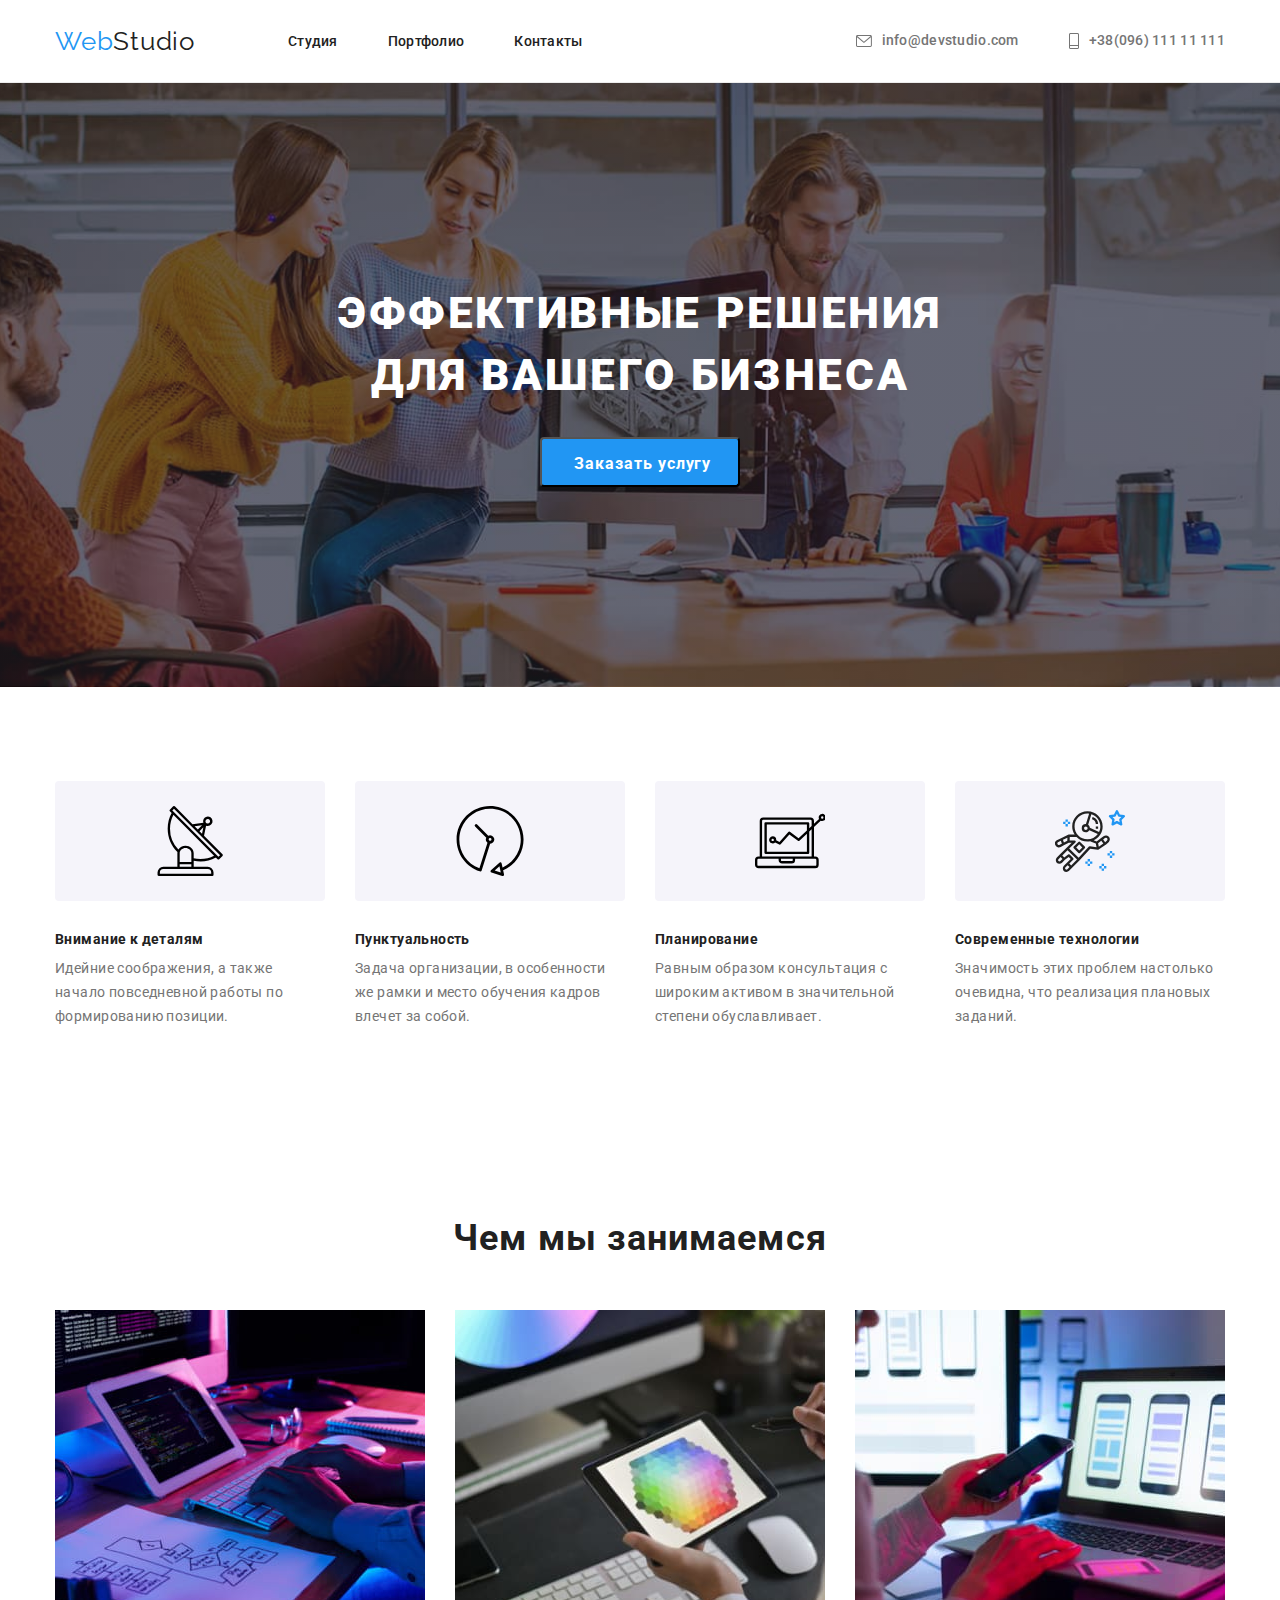
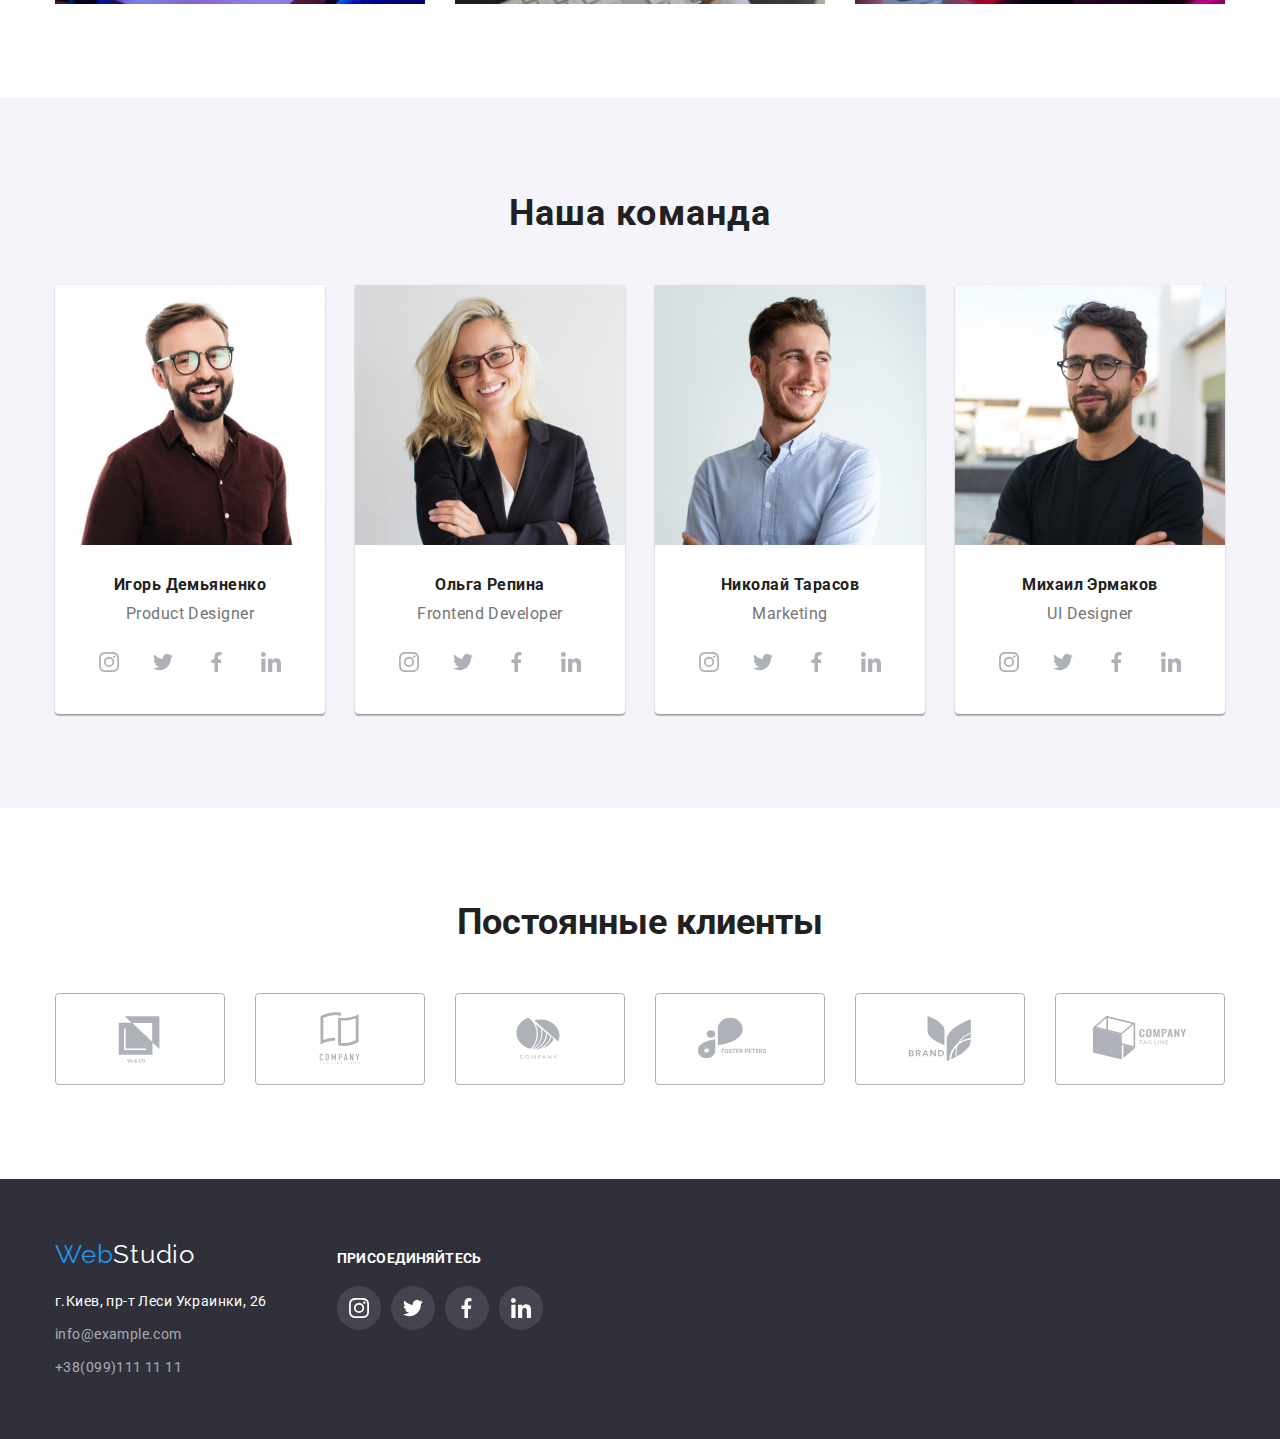
<file: index.html>
<!DOCTYPE html>
<html lang="ru">
  <head>
    <meta charset="UTF-8" />
    <meta http-equiv="X-UA-Compatible" content="IE=edge" />
    <meta name="viewport" content="width=device-width, initial-scale=1.0" />
    <title>Document</title>
    <link
      href="https://fonts.googleapis.com/css2?family=Raleway:wght@700&family=Roboto:wght@400;500;700;900&display=swap"
      rel="stylesheet"
    />
    <link
      rel="stylesheet"
      href="https://cdnjs.cloudflare.com/ajax/libs/modern-normalize/1.1.0/modern-normalize.min.css"
    />
    <link rel="stylesheet" href="./css/style.css" type="text/css" />
  </head>
  <body>
    <header class="page-header">
      <div class="container main-nav">
        <nav class="navigation">
          <a class="header-site-logo" href="./index.html"
            ><span class="logo-web">Web</span>Studio</a
          >
          <ul class="site-nav">
            <li class="item"><a class="site-nav-link" href="">Студия</a></li>
            <li class="item">
              <a class="site-nav-link" href="./portfolio.html">Портфолио</a>
            </li>
            <li class="item"><a class="site-nav-link" href="">Контакты</a></li>
          </ul>
        </nav>
        <ul class="header-contacts">
          <li class="item">
            <a class="header-contacts-link " href="maito:info@devstudio.com"
              ><svg class="icon" width="16" height="16">
                <use href="./images/symbol-defs (1).svg#envelope"></use>
              </svg>
              info@devstudio.com</a
            >
          </li>
          <li class="item">
            <a class="header-contacts-link " href="tel:+380961111111"
              ><svg class="icon" width="10" height="16">
                <use href="./images/symbol-defs (1).svg#tel"></use>
              </svg>
              +38(096) 111 11 111</a
            >
          </li>
        </ul>
      </div>
    </header>
    <main>
      <section class="overlay">
        <div class="container">
          <h1 class="main-title">
            Эффективные решения <br />
            для вашего бизнеса
          </h1>
          <button type="button" class="button">Заказать&nbsp;услугу</button>
        </div>
      </section>
      <section class="section">
        <div class="container">
          <h2 class="visially-hidden">Наши особенности</h2>
          <ul class="section-features">
            <li class="item">
              <div class="features-icon-bg">
                <svg class="radar-icon" width="70" height="70">
                  <use href="./images/symbol-defs (1).svg#radar"></use>
                </svg>
              </div>
              <h3 class="section-features-title">Внимание к деталям</h3>
              <p class="section-features-text">
                Идейние соображения, а также начало повседневной работы по
                формированию позиции.
              </p>
            </li>
            <li class="item">
              <div class="features-icon-bg">
                <svg class="clock-icon" width="70" height="70">
                  <use href="./images/symbol-defs (1).svg#clock"></use>
                </svg>
              </div>
              <h3 class="section-features-title">Пунктуальность</h3>
              <p class="section-features-text">
                Задача организации, в особенности же рамки и место обучения
                кадров влечет за собой.
              </p>
            </li>
            <li class="item">
              <div class="features-icon-bg">
                <svg class="desktop-icon" width="70" height="70">
                  <use href="./images/symbol-defs (1).svg#desktop"></use>
                </svg>
              </div>
              <h3 class="section-features-title">Планирование</h3>
              <p class="section-features-text">
                Равным образом консультация с широким активом в значительной
                степени обуславливает.
              </p>
            </li>
            <li class="item">
              <div class="features-icon-bg">
                <svg class="astonavt-icon" width="70" height="70">
                  <use href="./images/symbol-defs (1).svg#astronaut"></use>
                </svg>
              </div>
              <h3 class="section-features-title">Cовременные технологии</h3>
              <p class="section-features-text">
                Значимость этих проблем настолько очевидна, что реализация
                плановых заданий.
              </p>
            </li>
          </ul>
        </div>
      </section>
      <section class="section work-activities">
        <div class="container">
          <h2 class="title-activities">Чем мы занимаемся</h2>
          <ul class="section-activities">
            <li class="item">
              <img src="images/img-one.jpg" alt="крутое фото" width="370" />
            </li>
            <li class="item">
              <img src="images/img-two.jpg" alt="ноутбук" width="370" />
            </li>
            <li class="item">
              <img src="images/img-three.jpg" alt="планшет" width="370" />
            </li>
          </ul>
        </div>
      </section>
      <section class="section team-section">
        <div class="container">
          <h2 class="section-team-title">Наша команда</h2>
          <ul class="section-team list">
            <li class="item">
              <img
                src="images/igor.jpg"
                alt="Продуктовый Дизайнер"
                width="270"
              />
              
              <div class="worker-card-content">
                <h3 class="section-worker-name">Игорь Демьяненко</h3>
                <p class="section-worker-profession">Product Designer</p>
              <ul class="icons-section">
                <li class="icons-section-item">
                  <a href="" class="icon-section-link">
                    <svg class="social-icon"  width="20" height="20">
                      <use href="./images/symbol-defs (1).svg#instagram"></use>
                    </svg>
                  </a>
                </li>
                <li class="icons-section-item">
                  <a href="" class="icon-section-link">
                    <svg class="social-icon" width="20" height="20">
                      <use href="./images/symbol-defs (1).svg#twitter"></use>
                    </svg>
                  </a>
                </li>
                <li class="icons-section-item">
                  <a href="" class="icon-section-link">
                    <svg class="social-icon" width="20" height="20">
                      <use href="./images/symbol-defs (1).svg#fb"></use>
                    </svg>
                  </a>
                </li>
                <li class="icons-section-item">
                  <a href="" class="icon-section-link">
                    <svg class="social-icon" width="20" height="20">
                      <use href="./images/symbol-defs (1).svg#linkedin"></use>
                    </svg>
                  </a>
                </li>
              </ul>
            </div>
            </li>
            <li class="item">
              <img
                src="images/olga.jpg"
                alt="Фронтенд разработчик"
                width="270"
              />
              <div class="worker-card-content">
                <h3 class="section-worker-name">Ольга Репина</h3>
                <p class="section-worker-profession">Frontend Developer</p>
              <ul class="icons-section">
                <li class="icons-section-item">
                  <a href="" class="icon-section-link">
                    <svg class="social-icon" class="twitter-icon" width="20" height="20">
                      <use href="./images/symbol-defs (1).svg#instagram"></use>
                    </svg>
                  </a>
                </li>
                <li class="icons-section-item">
                  <a href="" class="icon-section-link">
                    <svg class="social-icon" width="20" height="20">
                      <use href="./images/symbol-defs (1).svg#twitter"></use>
                    </svg>
                  </a>
                </li>
                <li class="icons-section-item">
                  <a href="" class="icon-section-link">
                    <svg class="social-icon" width="20" height="20">
                      <use href="./images/symbol-defs (1).svg#fb"></use>
                    </svg>
                  </a>
                </li>
                <li class="icons-section-item">
                  <a href="" class="icon-section-link">
                    <svg class="social-icon" width="20" height="20">
                      <use href="./images/symbol-defs (1).svg#linkedin"></use>
                    </svg>
                  </a>
                </li>
              </ul>
            </div>
            </li>
            <li class="item">
              <img src="images/nikolay.jpg" alt="Маркетолог" width="270" />
            
              <div class="worker-card-content">
                <h3 class="section-worker-name">Николай Тарасов</h3>
                <p class="section-worker-profession">Marketing</p>
              
              <ul class="icons-section">
                <li class="icons-section-item">
                  <a href="" class="icon-section-link">
                    <svg class="social-icon" class="twitter-icon" width="20" height="20">
                      <use href="./images/symbol-defs (1).svg#instagram"></use>
                    </svg>
                  </a>
                </li>
                <li class="icons-section-item">
                  <a href="" class="icon-section-link">
                    <svg class="social-icon" width="20" height="20">
                      <use href="./images/symbol-defs (1).svg#twitter"></use>
                    </svg>
                  </a>
                </li>
                <li class="icons-section-item">
                  <a href="" class="icon-section-link">
                    <svg class="social-icon" width="20" height="20">
                      <use href="./images/symbol-defs (1).svg#fb"></use>
                    </svg>
                  </a>
                </li>
                <li class="icons-section-item">
                  <a href="" class="icon-section-link">
                    <svg class="social-icon" width="20" height="20">
                      <use href="./images/symbol-defs (1).svg#linkedin"></use>
                    </svg>
                  </a>
                </li>
              </ul>
            </div>
            </li>
            <li class="item">
              <img src="images/misha.jpg" alt="ЮА Дизайнер" width="270" />
              
              <div class="worker-card-content">
                <h3 class="section-worker-name">Михаил Эрмаков</h3>
                <p class="section-worker-profession">UI Designer</p>
              
              <ul class="icons-section">
                <li class="icons-section-item">
                  <a href="" class="icon-section-link">
                    <svg class="social-icon" width="20" height="20">
                      <use href="./images/symbol-defs (1).svg#instagram"></use>
                    </svg>
                  </a>
                </li>
                <li class="icons-section-item">
                  <a href="" class="icon-section-link">
                    <svg class="social-icon" width="20" height="20">
                      <use href="./images/symbol-defs (1).svg#twitter"></use>
                    </svg>
                  </a>
                </li>
                <li class="icons-section-item">
                  <a href="" class="icon-section-link">
                    <svg class="social-icon" width="20" height="20">
                      <use href="./images/symbol-defs (1).svg#fb"></use>
                    </svg>
                  </a>
                </li>
                <li class="icons-section-item">
                  <a href="" class="icon-section-link">
                    <svg class="social-icon" width="20" height="20">
                      <use href="./images/symbol-defs (1).svg#linkedin"></use>
                    </svg>
                  </a>
                </li>
              </ul>
            </div>
            </li>
          </ul>
        </div>
      </section>
        <section class="permanent-clients">
          <div class="container">
          <h2 class="permanent-clients-title">Постоянные клиенты</h2>
          <ul class="permanent-clients-list">
            <li class="permanent-clients-item">
              <a href="#" class="permanent-clients-link">
                <svg class="client-icon"  width="106" height="60">
                  <use  href="./images/symbol-defs (1).svg#Logo1"></use>
                </svg>
              </a>
            </li>
            <li class="permanent-clients-item">
              <a href="#" class="permanent-clients-link">
                <svg class="client-icon" width="106" height="60">
                  <use href="./images/symbol-defs (1).svg#Logo2"></use>
                </svg>
              </a>
            </li>
            <li class="permanent-clients-item">
              <a href="#" class="permanent-clients-link">
                <svg class="client-icon" width="106" height="60">
                  <use href="./images/symbol-defs (1).svg#Logo3"></use>
                </svg>
              </a>
            </li>
            <li class="permanent-clients-item">
              <a href="#" class="permanent-clients-link">
                <svg class="client-icon"  width="106" height="60">
                  <use href="./images/symbol-defs (1).svg#Logo4"></use>
                </svg>
              </a>
            </li>
            <li class="permanent-clients-item">
              <a href="#" class="permanent-clients-link">
                <svg class="client-icon" width="106" height="60">
                  <use href="./images/symbol-defs (1).svg#Logo5"></use>
                </svg>
              </a>
            </li>
            <li class="permanent-clients-item">
              <a href="#" class="permanent-clients-link">
                <svg class="client-icon" width="106" height="60">
                  <use href="./images/symbol-defs (1).svg#Logo6"></use>
                </svg>
              </a>
            </li>
          </ul>
        </section>
      </div>
       </main>
       <footer class="footer">
        <div class="container footer-container">
          <div>
          <a class="footer-site-logo" href="./index.html"
            ><span class="logo-web">Web</span>Studio</a
          >
          <address class="address-footer">
            <ul class="footer-contacts list">
              <li class="item-address">
                <a
                  class="contacts-link-address"
                  href="https://goo.gl/maps/6XtrzVKki8jd2SZe8"
                  rel="noopener"
                  >г.Киев, пр-т Леси Украинки, 26</a
                >
              </li>
              <li class="item">
                <a class="footer-contacts-link" href="mailto:info@example.com"
                  >info@example.com</a
                >
              </li>
              <li class="item">
                <a class="footer-contacts-link" href="tel:+380991111111"
                  >+38(099)111 11 11</a
                >
              </li>
            </ul>
          </address>
        </div>
          <div class="footer-join">
            <p class="join-text">Присоединяйтесь</p>
            <ul class="icons-section-footer">
              <li class="icons-section-item">
                <a class="footer-icon-link" href="">
                  <svg class="footer-icon" width="20" height="20">
                    <use href="./images/symbol-defs (1).svg#instagram"></use>
                  </svg>
                </a>
              </li>
              <li class="icons-section-item">
                <a class="footer-icon-link" href="">
                  <svg class="footer-icon" width="20" height="20">
                    <use href="./images/symbol-defs (1).svg#twitter"></use>
                  </svg>
                </a>
              </li>
              <li class="icons-section-item">
                <a class="footer-icon-link" href="">
                  <svg class="footer-icon" width="20" height="20">
                    <use href="./images/symbol-defs (1).svg#fb"></use>
                  </svg>
                </a>
              </li>
              <li class="icons-section-item">
                <a class="footer-icon-link" class="icon-section-link" href="">
                  <svg class="footer-icon" width="20" height="20">
                    <use href="./images/symbol-defs (1).svg#linkedin"></use>
                  </svg>
                </a>
              </li>
            </ul>
          </div>
        </div>
      </footer>
  </body>
</html>
</file>
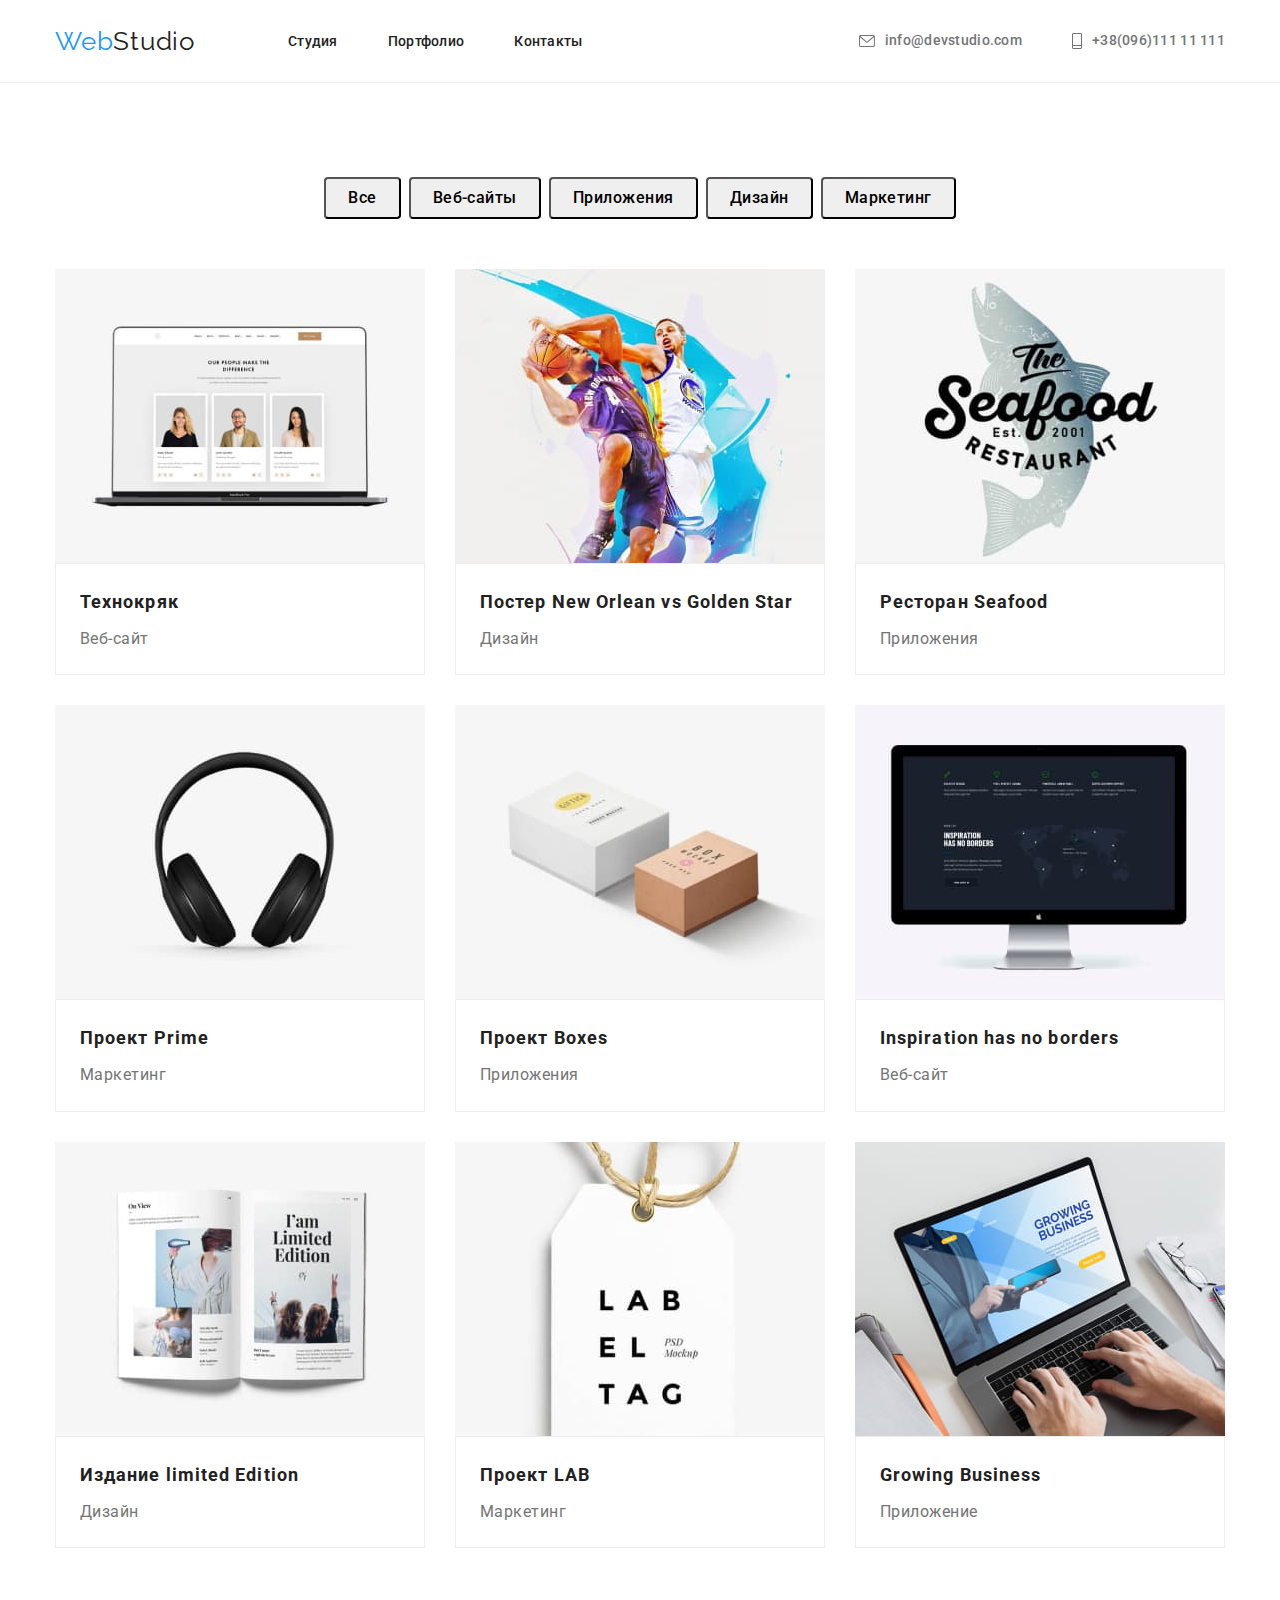
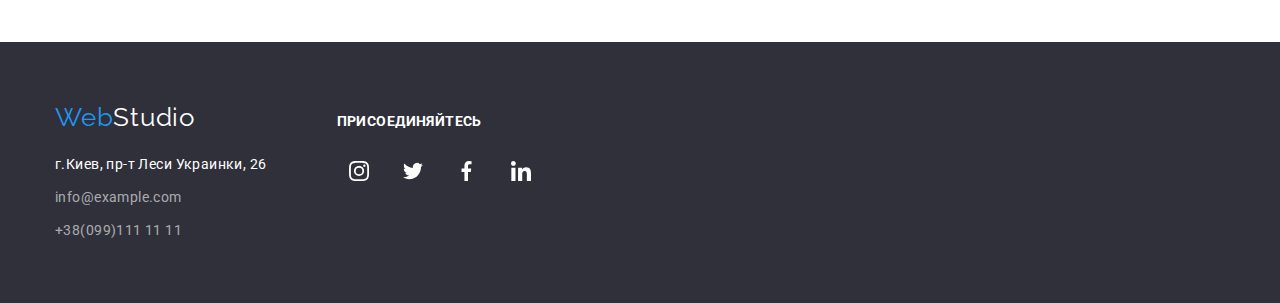
<file: portfolio.html>
<!DOCTYPE html>
<html lang="ru">
  <head>
    <meta charset="UTF-8" />
    <meta http-equiv="X-UA-Compatible" content="IE=edge" />
    <meta name="viewport" content="width=device-width, initial-scale=1.0" />
    <title>Portfolio</title>
    <link
      href="https://fonts.googleapis.com/css2?family=Raleway:wght@700&family=Roboto:wght@400;500;700;900&display=swap"
      rel="stylesheet"
    />
    <link
      rel="stylesheet"
      href="https://cdnjs.cloudflare.com/ajax/libs/modern-normalize/1.1.0/modern-normalize.min.css"
    />
    <link rel="stylesheet" href="./css/style.css" type="text/css" />
  </head>
  <body>
    <header class="page-header">
      <div class="container main-nav">
        <nav class="navigation">
          <a class="header-site-logo" href="./index.html"
            ><span class="logo-web">Web</span>Studio</a
          >

          <ul class="site-nav">
            <li class="item"><a class="site-nav-link" href="">Студия</a></li>
            <li class="item">
              <a class="site-nav-link" href="./portfolio.html">Портфолио</a>
            </li>
            <li class="item">
              <a class="site-nav-link" href="">Контакты</a>
            </li>
          </ul>
        </nav>

        <ul class="header-contacts">
          <li class="item">
            <a
              class="header-contacts-link mail"
              href="mailto:info@devstudio.com"
              ><svg class="icon" width="16" height="16">
                <use href="./images/symbol-defs (1).svg#envelope"></use>
              </svg>
              info@devstudio.com</a
            >
          </li>
          <li class="item">
            <a class="header-contacts-link tel" href="tel:+380991111111"
              ><svg class="icon" width="10" height="16">
                <use href="./images/symbol-defs (1).svg#tel"></use>
              </svg>
              +38(096)111 11 111</a
            >
          </li>
        </ul>
      </div>
    </header>
    <main>
      <section class="section">
        <div class="container">
          <h1 class="visially-hidden">Наши проекты</h1>
          <ul class="button-section">
            <li class="item">
              <button type="button" class="button-link">Все</button>
            </li>
            <li class="item">
              <button type="button" class="button-link">Веб-сайты</button>
            </li>
            <li class="item">
              <button type="button" class="button-link">Приложения</button>
            </li>
            <li class="item">
              <button type="button" class="button-link">Дизайн</button>
            </li>
            <li class="item">
              <button type="button" class="button-link">Маркетинг</button>
            </li>
          </ul>

          <ul class="portfolio-section">
            <li class="portfolio-element item">
              <a href="" class="portfolio-link">
              <img
                src="./images/web-site.jpg"
                alt="веб сайт"
                height="294"
                width="370"
              />
              <div class="card-content-frame">
                <h2 class="card-heading">Технокряк</h2>

                <p class="card-text">Веб-сайт</p>
              </div>
            </a>
            </li>
            <li class="portfolio-element item">
              <a href="" class="portfolio-link">
              <img
                src="./images/poster.jpg"
                alt="постер"
                height="294"
                width="370"
              />
              <div class="card-content-frame">
                <h2 class="card-heading">
                  Постер <span lang="en">New Orlean vs Golden Star</span>
                </h2>
                 <p class="card-text">Дизайн</p>
              </div>
            </a>
            </li>
            <li class="portfolio-element item">
              <a href="" class="portfolio-link">
              <img
                src="./images/sea-food.jpg"
                alt="ресторан"
                height="294"
                width="370"
              />
              <div class="card-content-frame">
                <h2 class="card-heading">Ресторан Seafood</h2>

                <p class="card-text">Приложения</p>
              </div>
            </a>
            </li>
            <li class="portfolio-element item">
              <a href="" class="portfolio-link">
              <img
                class="picture"
                src="./images/headphones.jpg"
                alt="наушники"
                height="294"
              />
              <div class="card-content-frame">
                <h2 class="card-heading">Проект Prime</h2>

                <p class="card-text">Маркетинг</p>
              </div>
            </a>
            </li>
            <li class="portfolio-element item">
              <a href="" class="portfolio-link">
              <img
                src="./images/box.jpg"
                alt="коробки"
                height="294"
                width="370"
              />
              <div class="card-content-frame">
                <h2 class="card-heading">Проект Boxes</h2>
                <p class="card-text">Приложения</p>
              </div>
            </a>
            </li>
            <li class="portfolio-element item">
              <a href="" class="portfolio-link">
              <img
                src="./images/desktop.jpg"
                alt="ноутбук"
                height="294"
                width="370"
              />
              <div class="card-content-frame">
                <h2 class="card-heading">Inspiration has no borders</h2>

                <p class="card-text">Веб-сайт</p>
              </div>
            </a>
            </li>
            <li class="portfolio-element item">
              <a href="" class="portfolio-link">
              <img
                src="./images/issue.jpg"
                alt="Журнал"
                height="294"
                width="370"
              />
              <div class="card-content-frame">
                <h2 class="card-heading">Издание limited Edition</h2>

                <p class="card-text">Дизайн</p>
              </div>
            </a>
            </li>
            <li class="portfolio-element item">
              <a href="" class="portfolio-link">
              <img
                src="./images/lab.jpg"
                alt="Проект Лаб"
                height="294"
                width="370"
              />
              <div class="card-content-frame">
                <h2 class="card-heading">Проект LAB</h2>

                <p class="card-text">Маркетинг</p>
              </div>
            </a>
            </li>
            <li class="portfolio-element item">
              <a href="" class="portfolio-link">
              <img src="./images/laptop.jpg" alt="ноутбук" height="294" />
              <div class="card-content-frame">
                <h2 class="card-heading">Growing Business</h2>

                <p class="card-text">Приложение</p>
              </div>
            </a>
            </li>
          </ul>
        </div>
      </section>
    </main>
    <footer class="footer">
      <div class="container footer-container">
        <div>
          <a class="footer-site-logo" href="./index.html"
            ><span class="logo-web">Web</span>Studio</a
          >
          <address class="address-footer">
            <ul class="footer-contacts list">
              <li class="item-address">
                <a
                  class="contacts-link-address"
                  href="https://goo.gl/maps/6XtrzVKki8jd2SZe8"
                  rel="noopener"
                  >г.Киев, пр-т Леси Украинки, 26</a
                >
              </li>
              <li class="item">
                <a class="footer-contacts-link" href="mailto:info@example.com"
                  >info@example.com</a
                >
              </li>
              <li class="item">
                <a class="footer-contacts-link" href="tel:+380991111111"
                  >+38(099)111 11 11</a
                >
              </li>
            </ul>
          </address>
        </div>
        <div class="footer-join">
          <p class="join-text">Присоединяйтесь</p>
          <ul class="icons-section">
            <li class="icons-section-item">
              <a class="footer-icon-link" href="">
                <svg class="footer-icon" width="20" height="20">
                  <use href="./images/symbol-defs (1).svg#instagram"></use>
                </svg>
              </a>
            </li>
            <li class="icons-section-item">
              <a class="footer-icon-link" href="">
                <svg class="footer-icon" width="20" height="20">
                  <use href="./images/symbol-defs (1).svg#twitter"></use>
                </svg>
              </a>
            </li>
            <li class="icons-section-item">
              <a class="footer-icon-link" href="">
                <svg class="footer-icon" width="20" height="20">
                  <use href="./images/symbol-defs (1).svg#fb"></use>
                </svg>
              </a>
            </li>
            <li class="icons-section-item">
              <a class="footer-icon-link" class="icon-section-link" href="">
                <svg class="footer-icon" class="icon" width="20" height="20">
                  <use href="./images/symbol-defs (1).svg#linkedin"></use>
                </svg>
              </a>
            </li>
          </ul>
        </div>
      </div>
    </footer>
  </body>
</html
</file>
<file: css/style.css>
:root {
  --accent-link-color: #2196f3;
  --main-color: #212121;
  --initial-text-color: #757575;
  --address-link-color: #ffffff;
  --card-gap: 30px;
  --icon-border-color: #afb1b8;
}
*,
*::before,
*::after {
  box-sizing: border-box;
}
h1,
h2,
h3,
h4,
p,
ul {
  margin: 0;
  padding: 0;
}
a {
  text-decoration: none;
}
body {
  font-family: Roboto, sans-serif;
  color: var(--main-color);
}

.header-site-logo .logo-web {
  color: #2196f3;
}
/* .section-list .item {
  margin-left: 30px;
} */
.header-site-logo {
  margin-right: 93px;
  color: inherit;
  font-family: Raleway;
  font-size: 26px;
  line-height: 1.2;
  letter-spacing: 0.03em;
  text-decoration: none;
}
ul {
  list-style: none;
}
.footer-site-logo {
  text-decoration: none;
  color: #ffffff;
  font-family: Raleway;
  font-size: 26px;
  line-height: 1.2;
  letter-spacing: 0.03em;
}
.footer-site-logo .logo-web {
  color: #2196f3;
}

.join-text {
  font-weight: bold;
  font-size: 14px;
  line-height: calc(16 / 14);
  text-transform: uppercase;
  letter-spacing: 0.03em;
  margin-bottom: 20px;
  color: #ffffff;
}

.address-footer {
  margin-top: 20px;
  font-style: normal;
}
.site-nav .item:not(:last-child) {
  margin-right: 50px;
  /* background-color: tomato; */
}
.header-contacts .item:not(:last-child) {
  margin-right: 50px;
  /* background-color: tomato; */
}
.section-features .item:not(:last-child) {
  margin-right: 30px;
}
.section-features .item {
  width: 270px;
}
.work-activities {
  padding-top: 0;
}

.main-nav {
  display: flex;
  align-items: center;
}
.navigation {
  display: flex;
  align-items: center;
}
.site-nav {
  padding: 32px 0;
  display: flex;
  align-items: center;
}
.header-contacts {
  display: flex;
  margin-left: auto;
}

.page-header {
  border-bottom: 1px solid #ececec;
}
.site-nav-link {
  font-weight: 500;
  font-size: 14px;
  line-height: 1.1;
  letter-spacing: 0.02em;
  text-decoration: none;
  color: inherit;
}
.site-nav-link:hover,
.site-nav-link:focus {
  color: var(--accent-link-color);
}

.header-contacts-link {
  display: flex;
  align-items: center;
  font-weight: 500;
  font-size: 14px;
  line-height: 1.1;
  letter-spacing: 0.02em;
  text-decoration: none;
  color: var(--initial-text-color);
}
.icon {
  margin-right: 10px;
}
.footer-contacts-link {
  text-decoration: none;
  font-size: 14px;
  line-height: 1.7;
  letter-spacing: 0.03em;
  color: rgba(255, 255, 255, 0.6);
}
.footer-contacts .item {
  margin-top: 9px;
}

.footer-contacts-link:hover {
  color: var(--accent-link-color);
}
.footer-contacts-link:focus {
  color: var(--accent-link-color);
}
.contacts-link-address {
  font-weight: normal;
  font-size: 14px;
  line-height: 1.7;
  letter-spacing: 0.03em;
  text-decoration: none;
  color: var(--address-link-color);
}

.header-contacts-link:hover,
.header-contacts-link:focus {
  color: var(--accent-link-color);
}
.header-contacts-link:hover,
.icon,
.header-contacts-link:focus,
.icon {
  fill: currentColor;
}
.visially-hidden {
  position: absolute;
  width: 1px;
  height: 1px;
  margin: -1px;
  border: 0;
  padding: 0;
  white-space: nowrap;
  clip-path: inset(100%);
  clip: rect(0 0 0 0);
  overflow: hidden;
}
.container {
  margin: 0 auto;
  width: 1200px;
  padding: 0 15px;
}
.overlay {
  max-width: 1600px;
  /* height: 600px; */
  margin: 0 auto;
  background-image: linear-gradient(
      to right,
      rgba(47, 48, 58, 0.4),
      rgba(47, 48, 58, 0.4)
    ),
    url('../images/overlay.jpg');
  background-size: cover;
  background-position: center;
  background-repeat: no-repeat;
  background-color: #2f303a;
  padding: 200px 0;
  background-color: #2f303a;
  text-align: center;
}
.section {
  padding-top: 94px;
  padding-bottom: 94px;
}
.main-title-container {
  background-color: #2f303a;
  text-align: center;
}
.main-title {
  margin-bottom: 30px;
  font-style: normal;
  font-weight: 900;
  font-size: 44px;
  line-height: 1.4;
  text-align: center;
  letter-spacing: 0.06em;
  text-transform: uppercase;
  color: #ffffff;
}
.button {
  padding: 10px 32px;
  width: 200px;
  height: 50px;
  background: #2196f3;
  box-shadow: 0px 4px 4px rgba(0, 0, 0, 0.15);
  border-radius: 4px;
  font-family: inherit;
  font-style: normal;
  font-weight: bold;
  font-size: 16px;
  line-height: 1.9;

  display: inline-block;
  align-items: center;
  text-align: center;
  letter-spacing: 0.06em;

  color: #ffffff;
}

.button:hover {
  cursor: pointer;
}
.title-features {
  text-align: center;
}
.section-features {
  display: flex;
}
.features-icon-bg {
  display: flex;
  align-items: center;
  justify-content: center;
  height: 120px;
  margin-bottom: var(--card-gap);
  border-radius: 4px;
  background-color: #f5f4fa;
}

.section-activities {
  padding-top: 0;
  display: flex;
}
.section-activities .item:not(:last-child) {
  margin-right: 30px;
}
.section-team {
  display: flex;
}
.section-team .item:not(:last-child) {
  margin-right: 30px;
}
.section-team .item {
  background: #ffffff;
  box-shadow: 0px 1px 3px rgba(0, 0, 0, 0.12), 0px 1px 1px rgba(0, 0, 0, 0.14),
    0px 2px 1px rgba(0, 0, 0, 0.2);
  border-radius: 0px 0px 4px 4px;
}

.section-features-title {
  margin-bottom: 10px;
  font-size: 14px;
  line-height: 1.2;
  letter-spacing: 0.03em;
  color: inherit;
}
.section-features-text {
  font-size: 14px;
  line-height: 1.7;
  letter-spacing: 0.03em;
  color: var(--initial-text-color);
}
.title-activities {
  margin-bottom: 50px;
  font-size: 36px;
  line-height: 1.2;
  text-align: center;
  letter-spacing: 0.03em;
}
.team-section {
  background-color: #f5f4fa;
}

.worker-card-content {
  padding: 30px 0;
}
.section-team-title {
  margin-bottom: 50px;
  font-size: 36px;
  line-height: 1.2;
  text-align: center;
  letter-spacing: 0.03em;
}
.section-worker-name {
  font-size: 16px;
  line-height: 1.2;
  text-align: center;
  letter-spacing: 0.03em;
}
.section-worker-profession {
  color: var(--initial-text-color);
  margin-top: 10px;
  font-size: 16px;
  line-height: 1.2;
  text-align: center;
  letter-spacing: 0.03em;
}

.permanent-clients {
  padding: 94px 0;
}
.permanent-clients-title {
  text-align: center;
  font-size: 36px;
  line-height: calc(42, 2 / 36);
  letter-spacing: 0, 03em;
}
.permanent-clients-list {
  display: flex;
  margin-top: 50px;
}

.permanent-clients-item:not(:last-child) {
  margin-right: var(--card-gap);
}
.permanent-clients-item {
  width: 170px;
  height: 92px;
}

.permanent-clients-item:hover {
  border-color: var(--accent-link-color);
}

.permanent-clients-link {
  width: 100%;
  height: 100%;
  border: 1px solid #afb1b8;
  border-radius: 4px;
  color: #afb1b8;
  display: flex;
  align-items: center;
  justify-content: center;
}
.client-icon {
  fill: currentColor;
}

.permanent-clients-link:hover,
.permanent-clients-link:focus {
  border-color: var(--accent-link-color);
  color: var(--accent-link-color);
}

.portfolio-section {
  display: flex;
  flex-wrap: wrap;
  margin-top: calc(-1 * var(--card-gap));
  margin-right: calc(-1 * var(--card-gap));
}
.portfolio-element {
  flex-basis: calc(100% / 3 - var(--card-gap));
  margin-right: var(--card-gap);
  margin-top: var(--card-gap);
}

.button-section {
  margin-bottom: 50px;
  display: flex;
  justify-content: center;
}
.button-section .item:not(:last-child) {
  margin-right: 8px;
}
.button-link {
  padding: 6px 22px;
  font-weight: 500;
  border-radius: 4px;
  font-size: 16px;
  line-height: 1.6;
  text-align: center;
  letter-spacing: 0.03em;
}
.button-link:hover,
.button-link:focus {
  cursor: pointer;
  color: #ffffff;
  background-color: var(--accent-link-color);
  box-shadow: 0px 3px 1px rgba(0, 0, 0, 0.1), 0px 1px 2px rgba(0, 0, 0, 0.08),
    0px 2px 2px rgba(0, 0, 0, 0.12);
}
.card-heading {
  font-size: 18px;
  line-height: 2;
  letter-spacing: 0.06em;
  color: var(--main-color);
}
.portfolio-link {
  display: block;
}
.portfolio-link:hover,
.portfolio-link:focus {
  box-shadow: 0px 1px 1px rgba(0, 0, 0, 0.12), 0px 4px 4px rgba(0, 0, 0, 0.06),
    1px 4px 6px rgba(0, 0, 0, 0.16);
}
img {
  height: auto;
  display: block;
  max-width: 100%;
}
.card-content-frame {
  padding: 20px 24px;
  border: 1px solid #eeeeee;
}

.card-text {
  margin-top: 4px;
  font-size: 16px;
  line-height: 1.9;
  letter-spacing: 0.03em;
  color: var(--initial-text-color);
}
.footer-container {
  display: flex;
  align-items: baseline;
}
.footer-join {
  min-width: 206px;
  margin-left: 70px;
}
.icons-section {
  margin-top: 16px;
  display: flex;
  justify-content: center;
}
.icon-link {
  display: inline-flex;
  justify-content: center;
  align-items: center;
  width: 100%;
  height: 100%;
  border-radius: 50%;
  cursor: pointer;
}

.icons-section-item {
  width: 44px;
  height: 44px;
}
.icons-section-item:not(:last-child) {
  margin-right: 10px;
}
.icon-section-link {
  width: 100%;
  height: 100%;
  border-radius: 50%;
  display: flex;
  align-items: center;
  justify-content: center;
  color: #afb1b8;
}
.icon-section-link:focus,
.icon-section-link:hover {
  background-color: var(--accent-link-color);
  color: #ffffff;
}
.social-icon {
  fill: currentColor;
}

.icons-section-footer {
  display: flex;
}
.icons-section-footer li {
  background-color: rgba(255, 255, 255, 0.1);
  border-radius: 50%;
}
.footer-icon-link {
  width: 100%;
  height: 100%;
  border-radius: 50%;
  display: flex;
  align-items: center;
  justify-content: center;
  color: #ffffff;
}
.footer-icon-link:focus,
.footer-icon-link:hover {
  background-color: var(--accent-link-color);
}
.footer-icon {
  fill: currentColor;
}

.icon-section-link:focus,
.icon-section-link:hover {
  background-color: var(--accent-link-color);
}

.footer {
  padding: 60px 0;
  background-color: #2f303a;
}
</file>
